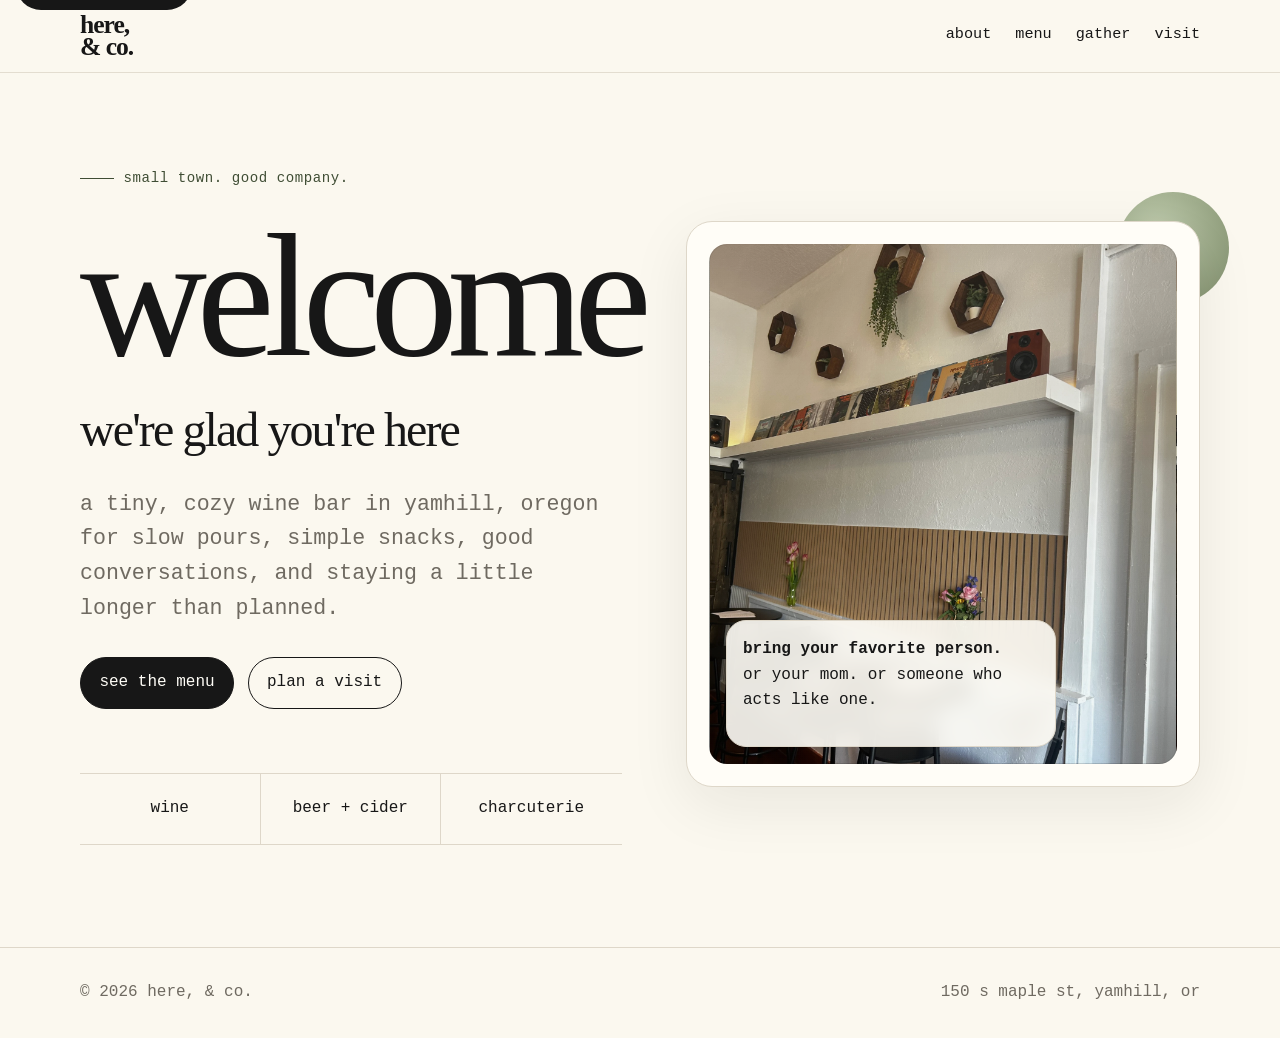
<file: index.html>
<!doctype html>
<html lang="en">
<head>
  <meta charset="utf-8" />
  <meta name="viewport" content="width=device-width, initial-scale=1" />
  <meta name="description" content="here, & co. is a quaint wine bar in yamhill, oregon serving wine, beer, cider, charcuterie boards, and mimosa flights." />
  <title>here, & co. | welcome</title>
  <link rel="stylesheet" href="css/styles.css" />
  <script src="js/main.js" defer></script>
</head>
<body>
  <a class="skip-link" href="#main">skip to content</a>
  <header class="site-header">
    <nav class="nav" aria-label="main navigation">
      <a class="brand logo-text" href="index.html" aria-label="here, and co. home"><span>here,</span><span>&amp; co.</span></a>
      <button class="menu-button" type="button" aria-expanded="false" aria-controls="nav-links">menu</button>
      <div class="nav-links" id="nav-links">
        <a href="about.html">about</a><a href="menu.html">menu</a><a href="gather.html">gather</a><a href="visit.html">visit</a>
      </div>
    </nav>
  </header>
  <main id="main">
    <section class="hero" aria-labelledby="hero-title">
      <div class="container hero-grid">
        <div>
          <p class="eyebrow">small town. good company.</p>
          <h1 id="hero-title">welcome</h1>
          <p class="subtitle">we're glad you're here</p>
          <p class="lead">a tiny, cozy wine bar in yamhill, oregon for slow pours, simple snacks, good conversations, and staying a little longer than planned.</p>
          <div class="hero-actions"><a class="button primary" href="menu.html">see the menu</a><a class="button secondary" href="visit.html">plan a visit</a></div>
          <div class="mini-menu" aria-label="highlights"><div>wine</div><div>beer + cider</div><div>charcuterie</div></div>
        </div>
        <div class="hero-card" aria-label="interior photo area"><span class="plant-dot" aria-hidden="true"></span><div class="photo-collage"><div class="photo-note"><strong>bring your favorite person.</strong><p>or your mom. or someone who acts like one.</p></div></div></div>
      </div>
    </section>
  </main>
  <footer class="footer"><div class="container"><span>© <span id="year"></span> here, & co.</span><span>150 s maple st, yamhill, or</span></div></footer>
</body>
</html>
</file>
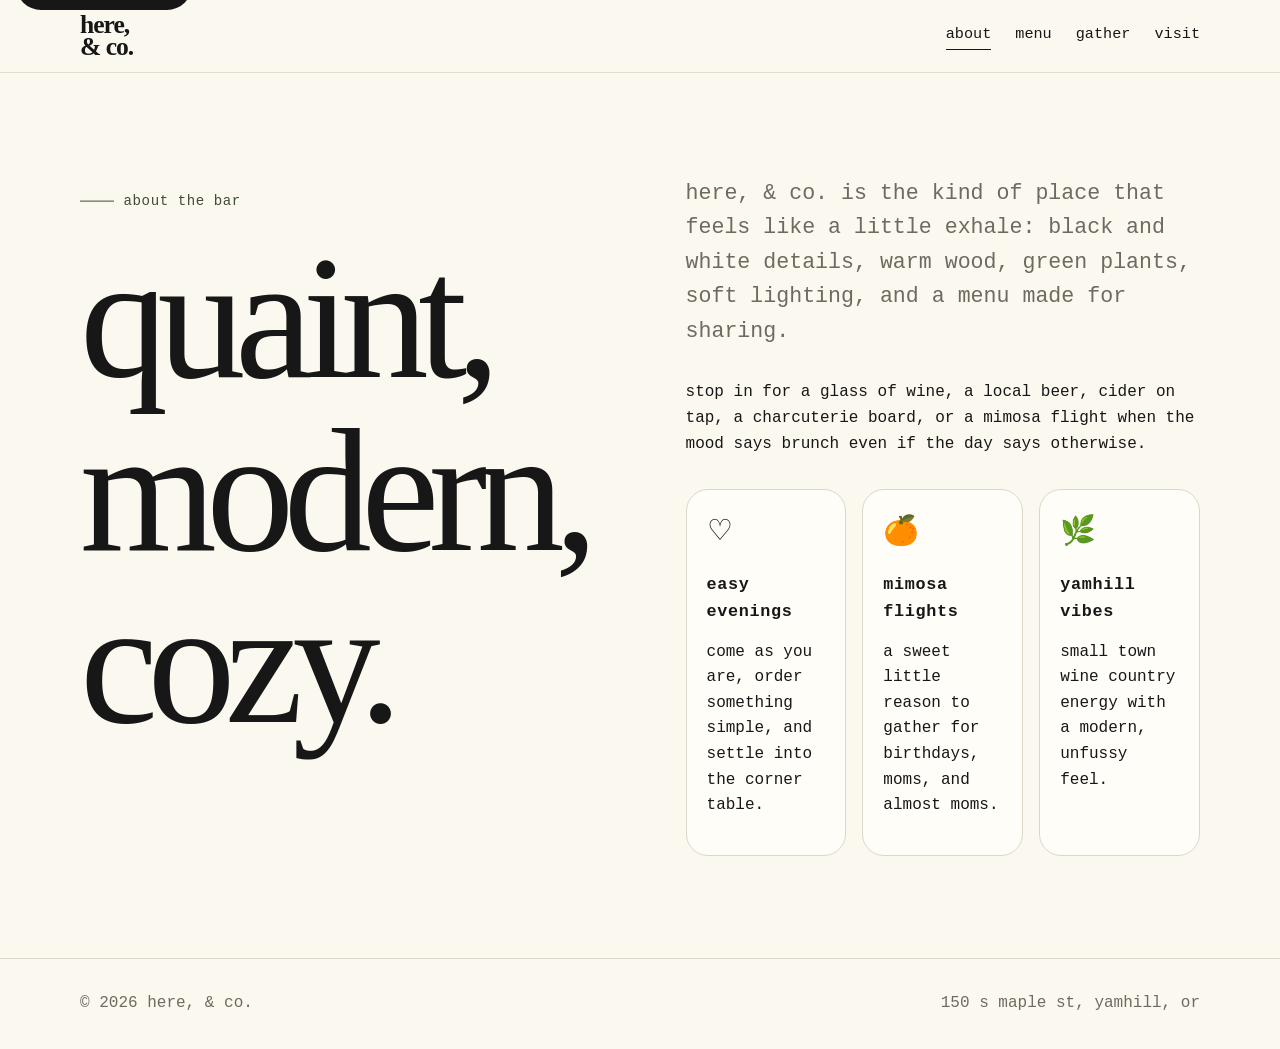
<file: about.html>
<!doctype html>
<html lang="en">
<head><meta charset="utf-8" /><meta name="viewport" content="width=device-width, initial-scale=1" /><meta name="description" content="about here, & co., a cozy wine bar in yamhill, oregon." /><title>here, & co. | about</title><link rel="stylesheet" href="css/styles.css" /><script src="js/main.js" defer></script></head>
<body>
  <a class="skip-link" href="#main">skip to content</a>
  <header class="site-header"><nav class="nav" aria-label="main navigation"><a class="brand logo-text" href="index.html" aria-label="here, and co. home"><span>here,</span><span>&amp; co.</span></a><button class="menu-button" type="button" aria-expanded="false" aria-controls="nav-links">menu</button><div class="nav-links" id="nav-links"><a href="about.html" aria-current="page">about</a><a href="menu.html">menu</a><a href="gather.html">gather</a><a href="visit.html">visit</a></div></nav></header>
  <main id="main"><section><div class="container split"><div class="section-intro"><p class="eyebrow">about the bar</p><h1>quaint, modern, cozy.</h1></div><div><p class="lead">here, & co. is the kind of place that feels like a little exhale: black and white details, warm wood, green plants, soft lighting, and a menu made for sharing.</p><p>stop in for a glass of wine, a local beer, cider on tap, a charcuterie board, or a mimosa flight when the mood says brunch even if the day says otherwise.</p><div class="feature-grid"><article class="feature-card"><div class="icon" aria-hidden="true">♡</div><h3>easy evenings</h3><p>come as you are, order something simple, and settle into the corner table.</p></article><article class="feature-card"><div class="icon" aria-hidden="true">🍊</div><h3>mimosa flights</h3><p>a sweet little reason to gather for birthdays, moms, and almost moms.</p></article><article class="feature-card"><div class="icon" aria-hidden="true">🌿</div><h3>yamhill vibes</h3><p>small town wine country energy with a modern, unfussy feel.</p></article></div></div></div></section></main>
  <footer class="footer"><div class="container"><span>© <span id="year"></span> here, & co.</span><span>150 s maple st, yamhill, or</span></div></footer>
</body></html>
</file>
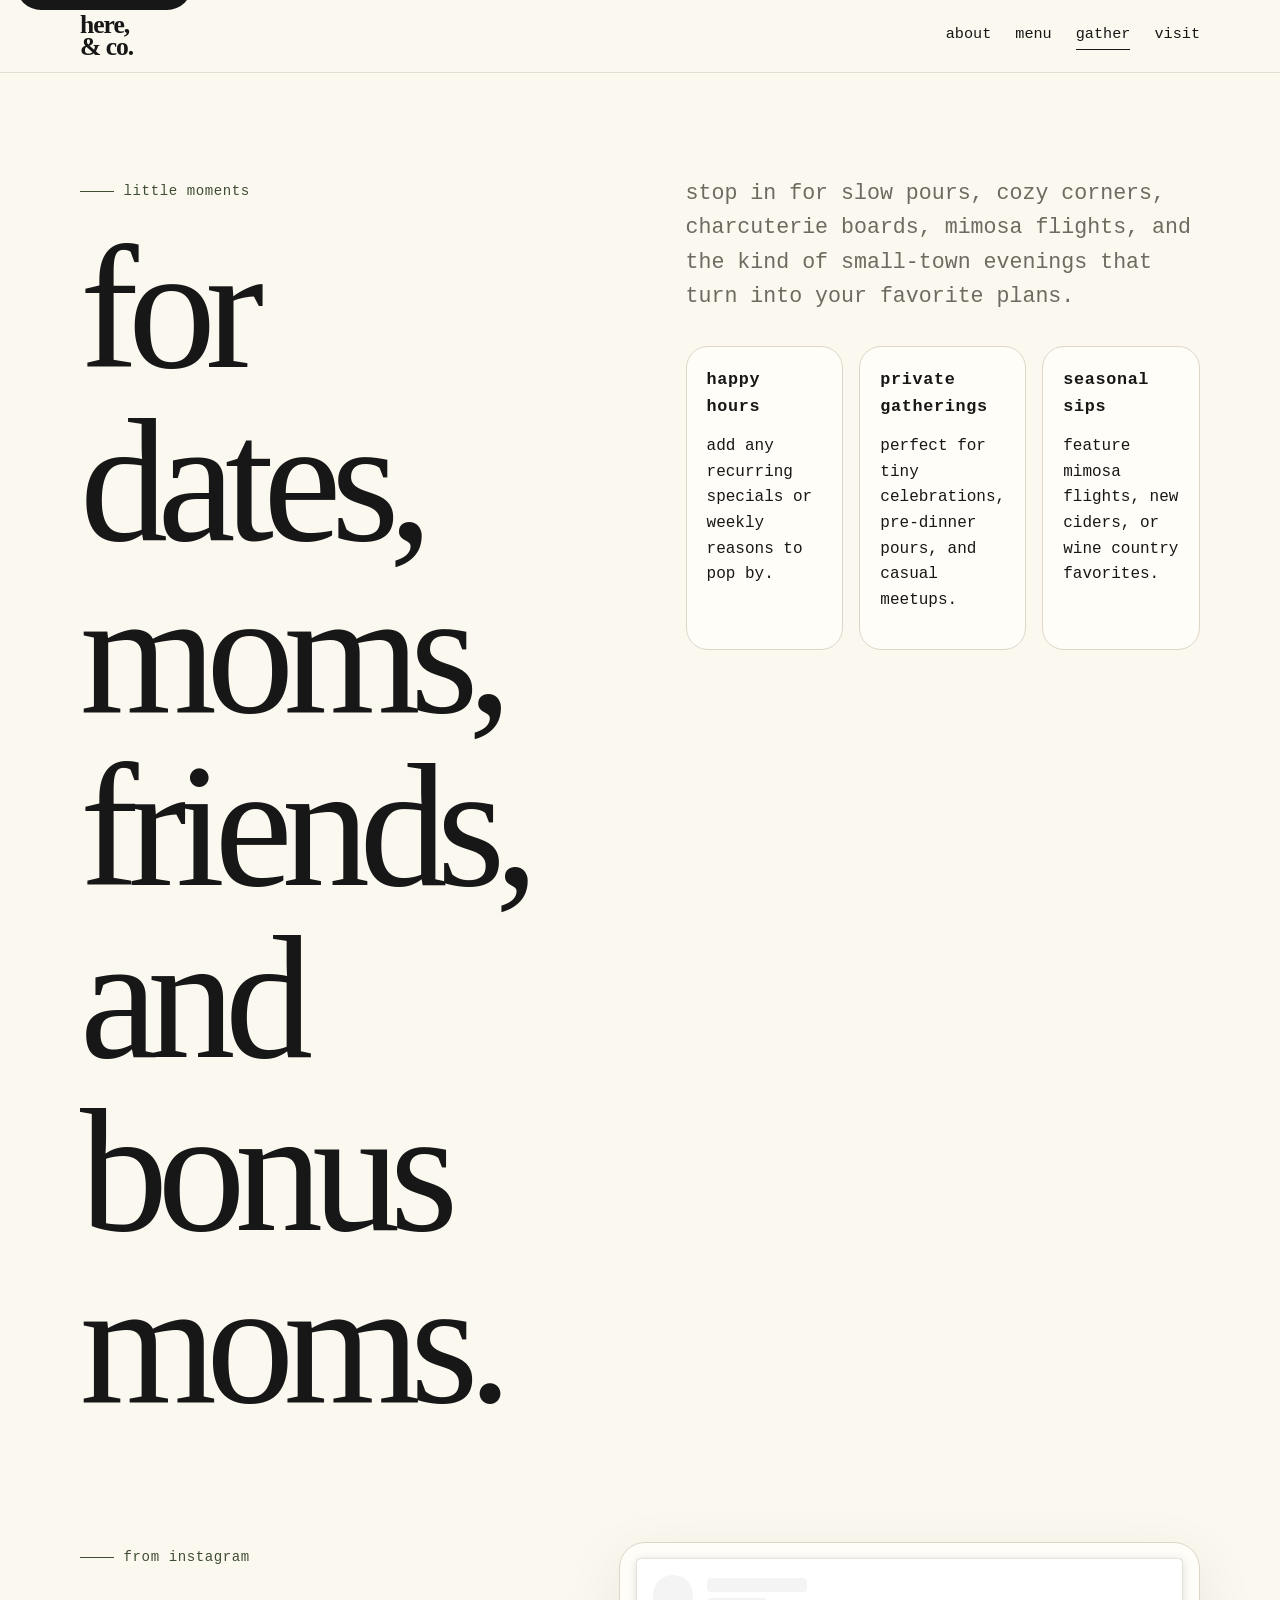
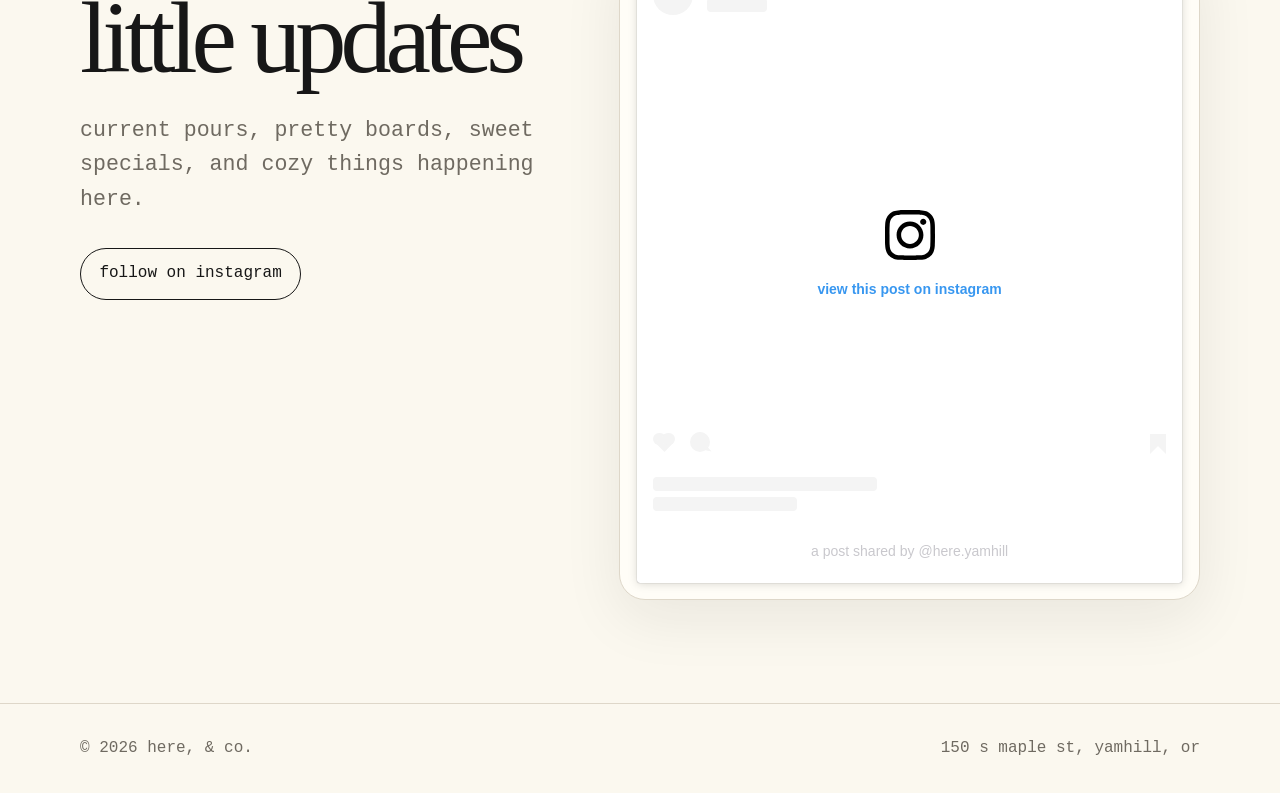
<file: gather.html>
<!doctype html>
<html lang="en">
<head>
  <meta charset="utf-8" />
  <meta name="viewport" content="width=device-width, initial-scale=1" />
  <meta name="description" content="gather at here, & co. in yamhill, oregon for wine, beer, cider, charcuterie, mimosa flights, and cozy little moments." />
  <title>here, & co. | gather</title>
  <link rel="stylesheet" href="css/styles.css" />
  <script src="js/main.js" defer></script>
</head>

<body>
  <a class="skip-link" href="#main">skip to content</a>

  <header class="site-header">
    <nav class="nav" aria-label="main navigation">
      <a class="brand logo-text" href="index.html" aria-label="here, and co. home">
        <span>here,</span>
        <span>&amp; co.</span>
      </a>

      <button class="menu-button" type="button" aria-expanded="false" aria-controls="nav-links">
        menu
      </button>

      <div class="nav-links" id="nav-links">
        <a href="about.html">about</a>
        <a href="menu.html">menu</a>
        <a href="gather.html" aria-current="page">gather</a>
        <a href="visit.html">visit</a>
      </div>
    </nav>
  </header>

  <main id="main">
    <section aria-labelledby="gather-title">
      <div class="container split">
        <div class="section-intro">
          <p class="eyebrow">little moments</p>
          <h1 id="gather-title">for dates, moms, friends, and bonus moms.</h1>
        </div>

        <div>
          <p class="lead">
            stop in for slow pours, cozy corners, charcuterie boards, mimosa flights,
            and the kind of small-town evenings that turn into your favorite plans.
          </p>

          <div class="feature-grid">
            <article class="feature-card">
              <h3>happy hours</h3>
              <p>add any recurring specials or weekly reasons to pop by.</p>
            </article>

            <article class="feature-card">
              <h3>private gatherings</h3>
              <p>perfect for tiny celebrations, pre-dinner pours, and casual meetups.</p>
            </article>

            <article class="feature-card">
              <h3>seasonal sips</h3>
              <p>feature mimosa flights, new ciders, or wine country favorites.</p>
            </article>
          </div>
        </div>
      </div>
    </section>

    <section class="social-section" aria-labelledby="social-title">
      <div class="container social-grid">
        <div>
          <p class="eyebrow">from instagram</p>
          <h2 id="social-title">little updates</h2>
          <p class="lead">
            current pours, pretty boards, sweet specials, and cozy things happening here.
          </p>

          <a
            class="button secondary"
            href="https://www.instagram.com/here.yamhill/"
            target="_blank"
            rel="noreferrer"
          >
            follow on instagram
          </a>
        </div>

        <div class="embed-card instagram-card" aria-label="instagram post">
          <blockquote class="instagram-media" data-instgrm-captioned data-instgrm-permalink="https://www.instagram.com/p/DX9rC7VFCbd/?utm_source=ig_embed&amp;utm_campaign=loading" data-instgrm-version="14" style=" background:#FFF; border:0; border-radius:3px; box-shadow:0 0 1px 0 rgba(0,0,0,0.5),0 1px 10px 0 rgba(0,0,0,0.15); margin: 1px; max-width:540px; min-width:326px; padding:0; width:99.375%; width:-webkit-calc(100% - 2px); width:calc(100% - 2px);"><div style="padding:16px;"> <a href="https://www.instagram.com/p/DX9rC7VFCbd/?utm_source=ig_embed&amp;utm_campaign=loading" style=" background:#FFFFFF; line-height:0; padding:0 0; text-align:center; text-decoration:none; width:100%;" target="_blank"> <div style=" display: flex; flex-direction: row; align-items: center;"> <div style="background-color: #F4F4F4; border-radius: 50%; flex-grow: 0; height: 40px; margin-right: 14px; width: 40px;"></div> <div style="display: flex; flex-direction: column; flex-grow: 1; justify-content: center;"> <div style=" background-color: #F4F4F4; border-radius: 4px; flex-grow: 0; height: 14px; margin-bottom: 6px; width: 100px;"></div> <div style=" background-color: #F4F4F4; border-radius: 4px; flex-grow: 0; height: 14px; width: 60px;"></div></div></div><div style="padding: 19% 0;"></div> <div style="display:block; height:50px; margin:0 auto 12px; width:50px;"><svg width="50px" height="50px" viewBox="0 0 60 60" version="1.1" xmlns="https://www.w3.org/2000/svg" xmlns:xlink="https://www.w3.org/1999/xlink"><g stroke="none" stroke-width="1" fill="none" fill-rule="evenodd"><g transform="translate(-511.000000, -20.000000)" fill="#000000"><g><path d="M556.869,30.41 C554.814,30.41 553.148,32.076 553.148,34.131 C553.148,36.186 554.814,37.852 556.869,37.852 C558.924,37.852 560.59,36.186 560.59,34.131 C560.59,32.076 558.924,30.41 556.869,30.41 M541,60.657 C535.114,60.657 530.342,55.887 530.342,50 C530.342,44.114 535.114,39.342 541,39.342 C546.887,39.342 551.658,44.114 551.658,50 C551.658,55.887 546.887,60.657 541,60.657 M541,33.886 C532.1,33.886 524.886,41.1 524.886,50 C524.886,58.899 532.1,66.113 541,66.113 C549.9,66.113 557.115,58.899 557.115,50 C557.115,41.1 549.9,33.886 541,33.886 M565.378,62.101 C565.244,65.022 564.756,66.606 564.346,67.663 C563.803,69.06 563.154,70.057 562.106,71.106 C561.058,72.155 560.06,72.803 558.662,73.347 C557.607,73.757 556.021,74.244 553.102,74.378 C549.944,74.521 548.997,74.552 541,74.552 C533.003,74.552 532.056,74.521 528.898,74.378 C525.979,74.244 524.393,73.757 523.338,73.347 C521.94,72.803 520.942,72.155 519.894,71.106 C518.846,70.057 518.197,69.06 517.654,67.663 C517.244,66.606 516.755,65.022 516.623,62.101 C516.479,58.943 516.448,57.996 516.448,50 C516.448,42.003 516.479,41.056 516.623,37.899 C516.755,34.978 517.244,33.391 517.654,32.338 C518.197,30.938 518.846,29.942 519.894,28.894 C520.942,27.846 521.94,27.196 523.338,26.654 C524.393,26.244 525.979,25.756 528.898,25.623 C532.057,25.479 533.004,25.448 541,25.448 C548.997,25.448 549.943,25.479 553.102,25.623 C556.021,25.756 557.607,26.244 558.662,26.654 C560.06,27.196 561.058,27.846 562.106,28.894 C563.154,29.942 563.803,30.938 564.346,32.338 C564.756,33.391 565.244,34.978 565.378,37.899 C565.522,41.056 565.552,42.003 565.552,50 C565.552,57.996 565.522,58.943 565.378,62.101 M570.82,37.631 C570.674,34.438 570.167,32.258 569.425,30.349 C568.659,28.377 567.633,26.702 565.965,25.035 C564.297,23.368 562.623,22.342 560.652,21.575 C558.743,20.834 556.562,20.326 553.369,20.18 C550.169,20.033 549.148,20 541,20 C532.853,20 531.831,20.033 528.631,20.18 C525.438,20.326 523.257,20.834 521.349,21.575 C519.376,22.342 517.703,23.368 516.035,25.035 C514.368,26.702 513.342,28.377 512.574,30.349 C511.834,32.258 511.326,34.438 511.181,37.631 C511.035,40.831 511,41.851 511,50 C511,58.147 511.035,59.17 511.181,62.369 C511.326,65.562 511.834,67.743 512.574,69.651 C513.342,71.625 514.368,73.296 516.035,74.965 C517.703,76.634 519.376,77.658 521.349,78.425 C523.257,79.167 525.438,79.673 528.631,79.82 C531.831,79.965 532.853,80.001 541,80.001 C549.148,80.001 550.169,79.965 553.369,79.82 C556.562,79.673 558.743,79.167 560.652,78.425 C562.623,77.658 564.297,76.634 565.965,74.965 C567.633,73.296 568.659,71.625 569.425,69.651 C570.167,67.743 570.674,65.562 570.82,62.369 C570.966,59.17 571,58.147 571,50 C571,41.851 570.966,40.831 570.82,37.631"></path></g></g></g></svg></div><div style="padding-top: 8px;"> <div style=" color:#3897f0; font-family:Arial,sans-serif; font-size:14px; font-style:normal; font-weight:550; line-height:18px;">View this post on Instagram</div></div><div style="padding: 12.5% 0;"></div> <div style="display: flex; flex-direction: row; margin-bottom: 14px; align-items: center;"><div> <div style="background-color: #F4F4F4; border-radius: 50%; height: 12.5px; width: 12.5px; transform: translateX(0px) translateY(7px);"></div> <div style="background-color: #F4F4F4; height: 12.5px; transform: rotate(-45deg) translateX(3px) translateY(1px); width: 12.5px; flex-grow: 0; margin-right: 14px; margin-left: 2px;"></div> <div style="background-color: #F4F4F4; border-radius: 50%; height: 12.5px; width: 12.5px; transform: translateX(9px) translateY(-18px);"></div></div><div style="margin-left: 8px;"> <div style=" background-color: #F4F4F4; border-radius: 50%; flex-grow: 0; height: 20px; width: 20px;"></div> <div style=" width: 0; height: 0; border-top: 2px solid transparent; border-left: 6px solid #f4f4f4; border-bottom: 2px solid transparent; transform: translateX(16px) translateY(-4px) rotate(30deg)"></div></div><div style="margin-left: auto;"> <div style=" width: 0px; border-top: 8px solid #F4F4F4; border-right: 8px solid transparent; transform: translateY(16px);"></div> <div style=" background-color: #F4F4F4; flex-grow: 0; height: 12px; width: 16px; transform: translateY(-4px);"></div> <div style=" width: 0; height: 0; border-top: 8px solid #F4F4F4; border-left: 8px solid transparent; transform: translateY(-4px) translateX(8px);"></div></div></div> <div style="display: flex; flex-direction: column; flex-grow: 1; justify-content: center; margin-bottom: 24px;"> <div style=" background-color: #F4F4F4; border-radius: 4px; flex-grow: 0; height: 14px; margin-bottom: 6px; width: 224px;"></div> <div style=" background-color: #F4F4F4; border-radius: 4px; flex-grow: 0; height: 14px; width: 144px;"></div></div></a><p style=" color:#c9c8cd; font-family:Arial,sans-serif; font-size:14px; line-height:17px; margin-bottom:0; margin-top:8px; overflow:hidden; padding:8px 0 7px; text-align:center; text-overflow:ellipsis; white-space:nowrap;"><a href="https://www.instagram.com/p/DX9rC7VFCbd/?utm_source=ig_embed&amp;utm_campaign=loading" style=" color:#c9c8cd; font-family:Arial,sans-serif; font-size:14px; font-style:normal; font-weight:normal; line-height:17px; text-decoration:none;" target="_blank">A post shared by @here.yamhill</a></p></div></blockquote>
<script async src="//www.instagram.com/embed.js"></script>
        </div>
      </div>
    </section>
  </main>

  <footer class="footer">
    <div class="container">
      <span>© <span id="year"></span> here, & co.</span>
      <span>150 s maple st, yamhill, or</span>
    </div>
  </footer>
</body>
</html>
</file>
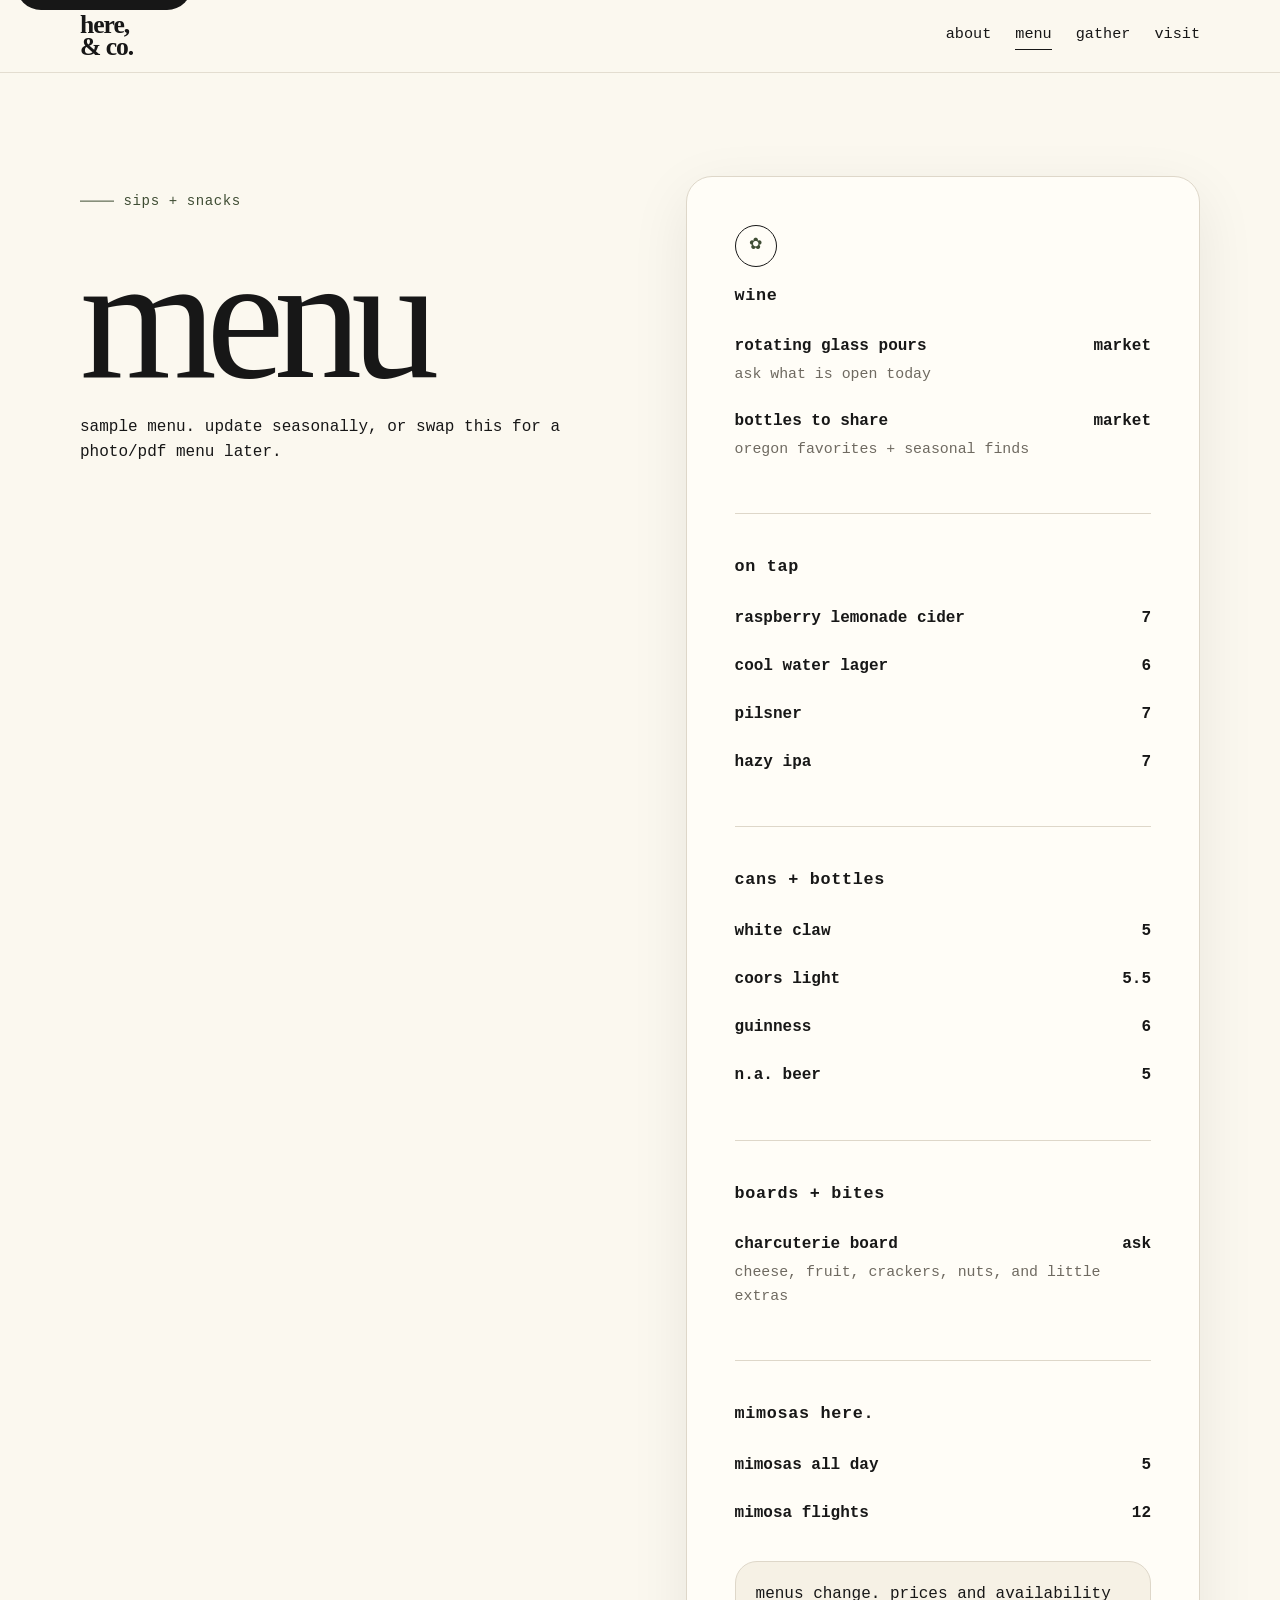
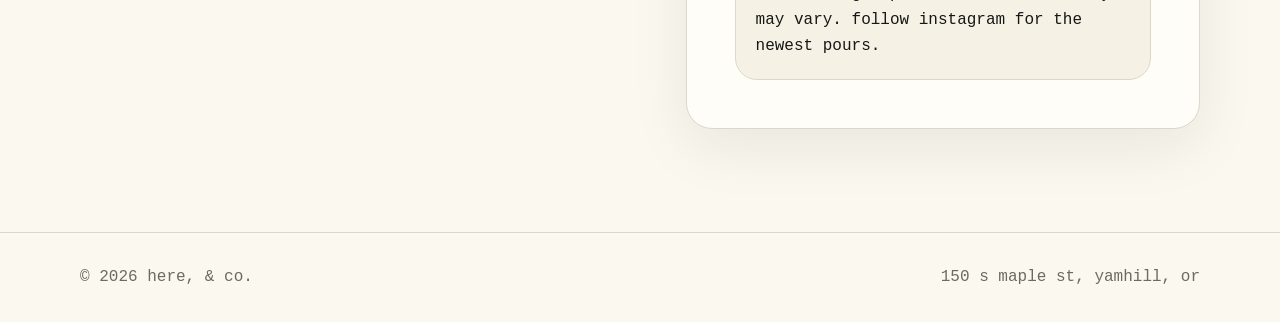
<file: menu.html>
<!doctype html>
<html lang="en">
<head><meta charset="utf-8" /><meta name="viewport" content="width=device-width, initial-scale=1" /><meta name="description" content="menu for here, & co. in yamhill, oregon." /><title>here, & co. | menu</title><link rel="stylesheet" href="css/styles.css" /><script src="js/main.js" defer></script></head>
<body>
  <a class="skip-link" href="#main">skip to content</a>
  <header class="site-header"><nav class="nav" aria-label="main navigation"><a class="brand logo-text" href="index.html" aria-label="here, and co. home"><span>here,</span><span>&amp; co.</span></a><button class="menu-button" type="button" aria-expanded="false" aria-controls="nav-links">menu</button><div class="nav-links" id="nav-links"><a href="about.html">about</a><a href="menu.html" aria-current="page">menu</a><a href="gather.html">gather</a><a href="visit.html">visit</a></div></nav></header>
  <main id="main"><section><div class="container split"><div class="section-intro"><p class="eyebrow">sips + snacks</p><h1>menu</h1><p>sample menu. update seasonally, or swap this for a photo/pdf menu later.</p></div><div class="menu-board"><div class="flower" aria-hidden="true">✿</div><article class="menu-group"><h3>wine</h3><div class="menu-item"><div><strong>rotating glass pours</strong><p>ask what is open today</p></div><span class="price">market</span></div><div class="menu-item"><div><strong>bottles to share</strong><p>oregon favorites + seasonal finds</p></div><span class="price">market</span></div></article><article class="menu-group"><h3>on tap</h3><div class="menu-item"><strong>raspberry lemonade cider</strong><span class="price">7</span></div><div class="menu-item"><strong>cool water lager</strong><span class="price">6</span></div><div class="menu-item"><strong>pilsner</strong><span class="price">7</span></div><div class="menu-item"><strong>hazy ipa</strong><span class="price">7</span></div></article><article class="menu-group"><h3>cans + bottles</h3><div class="menu-item"><strong>white claw</strong><span class="price">5</span></div><div class="menu-item"><strong>coors light</strong><span class="price">5.5</span></div><div class="menu-item"><strong>guinness</strong><span class="price">6</span></div><div class="menu-item"><strong>n.a. beer</strong><span class="price">5</span></div></article><article class="menu-group"><h3>boards + bites</h3><div class="menu-item"><div><strong>charcuterie board</strong><p>cheese, fruit, crackers, nuts, and little extras</p></div><span class="price">ask</span></div></article><article class="menu-group"><h3>mimosas here.</h3><div class="menu-item"><strong>mimosas all day</strong><span class="price">5</span></div><div class="menu-item"><strong>mimosa flights</strong><span class="price">12</span></div></article><div class="note-card">menus change. prices and availability may vary. follow instagram for the newest pours.</div></div></div></section></main>
  <footer class="footer"><div class="container"><span>© <span id="year"></span> here, & co.</span><span>150 s maple st, yamhill, or</span></div></footer>
</body></html>
</file>
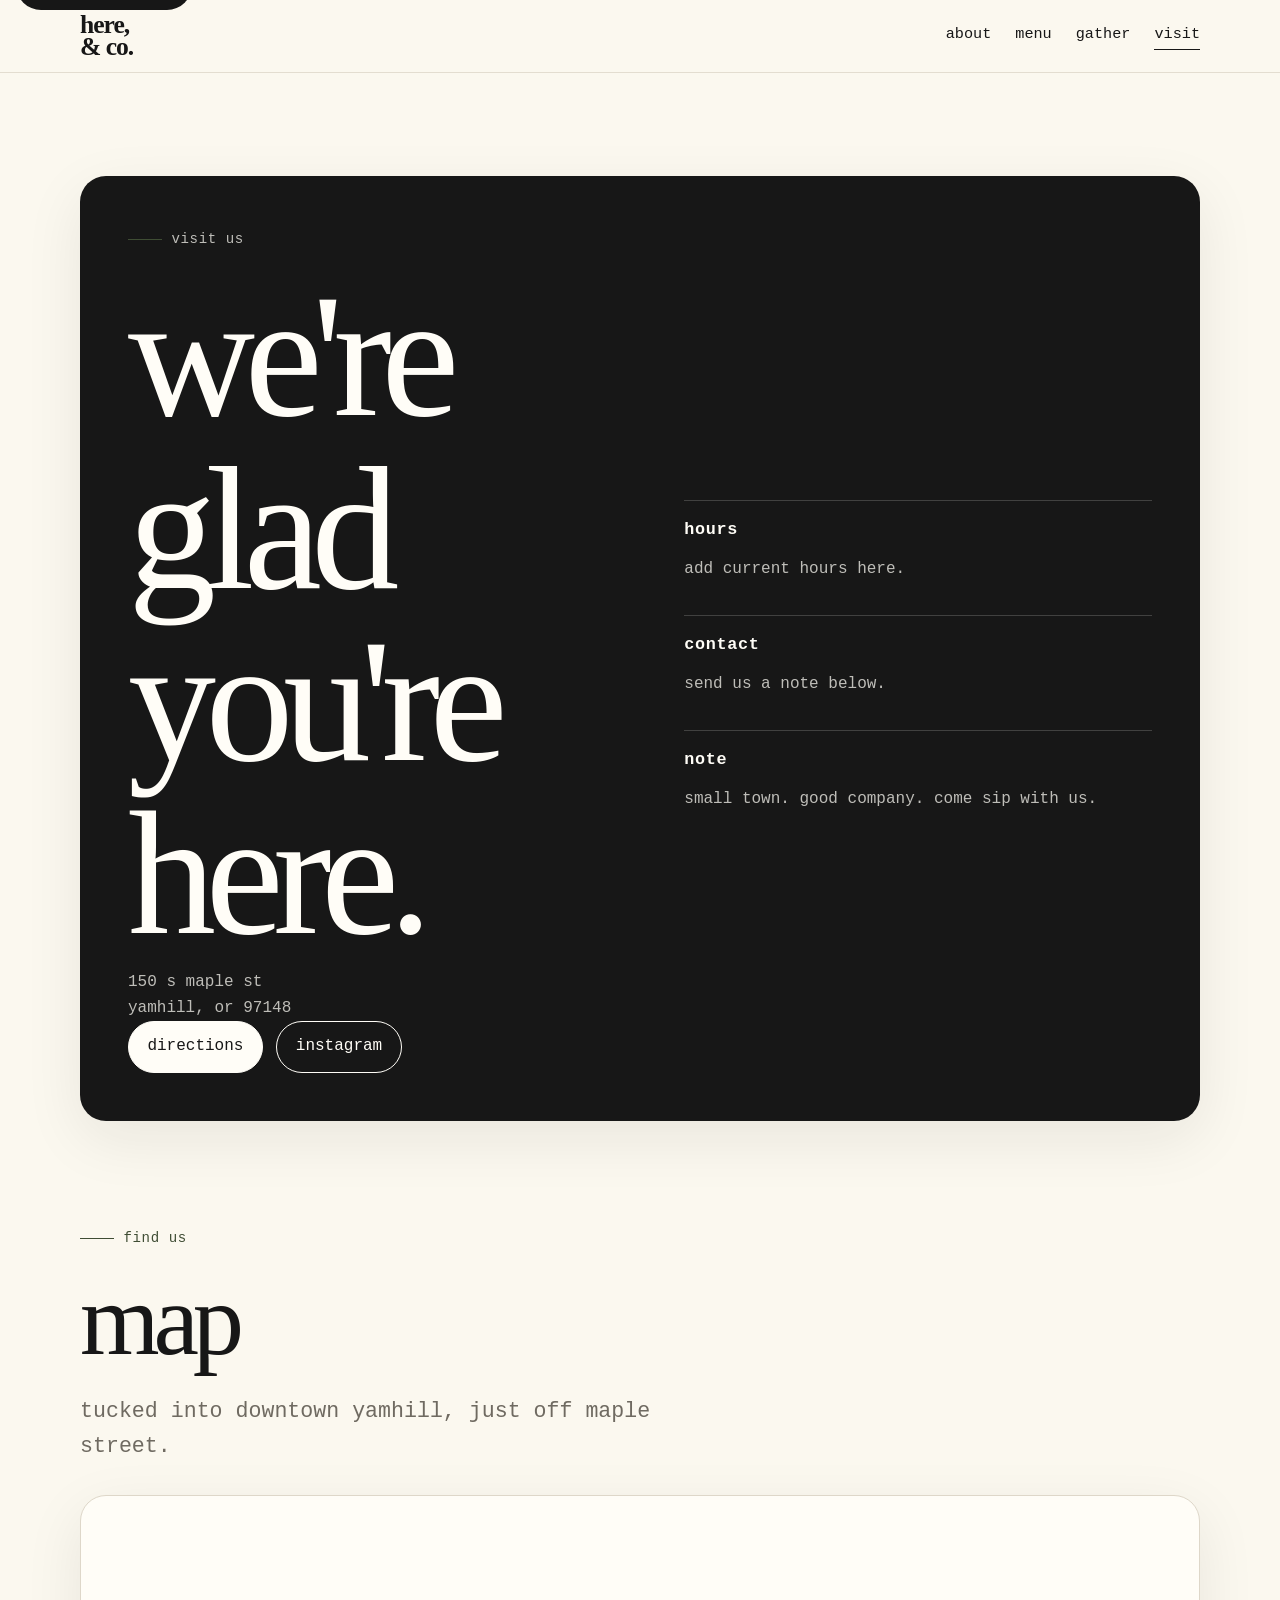
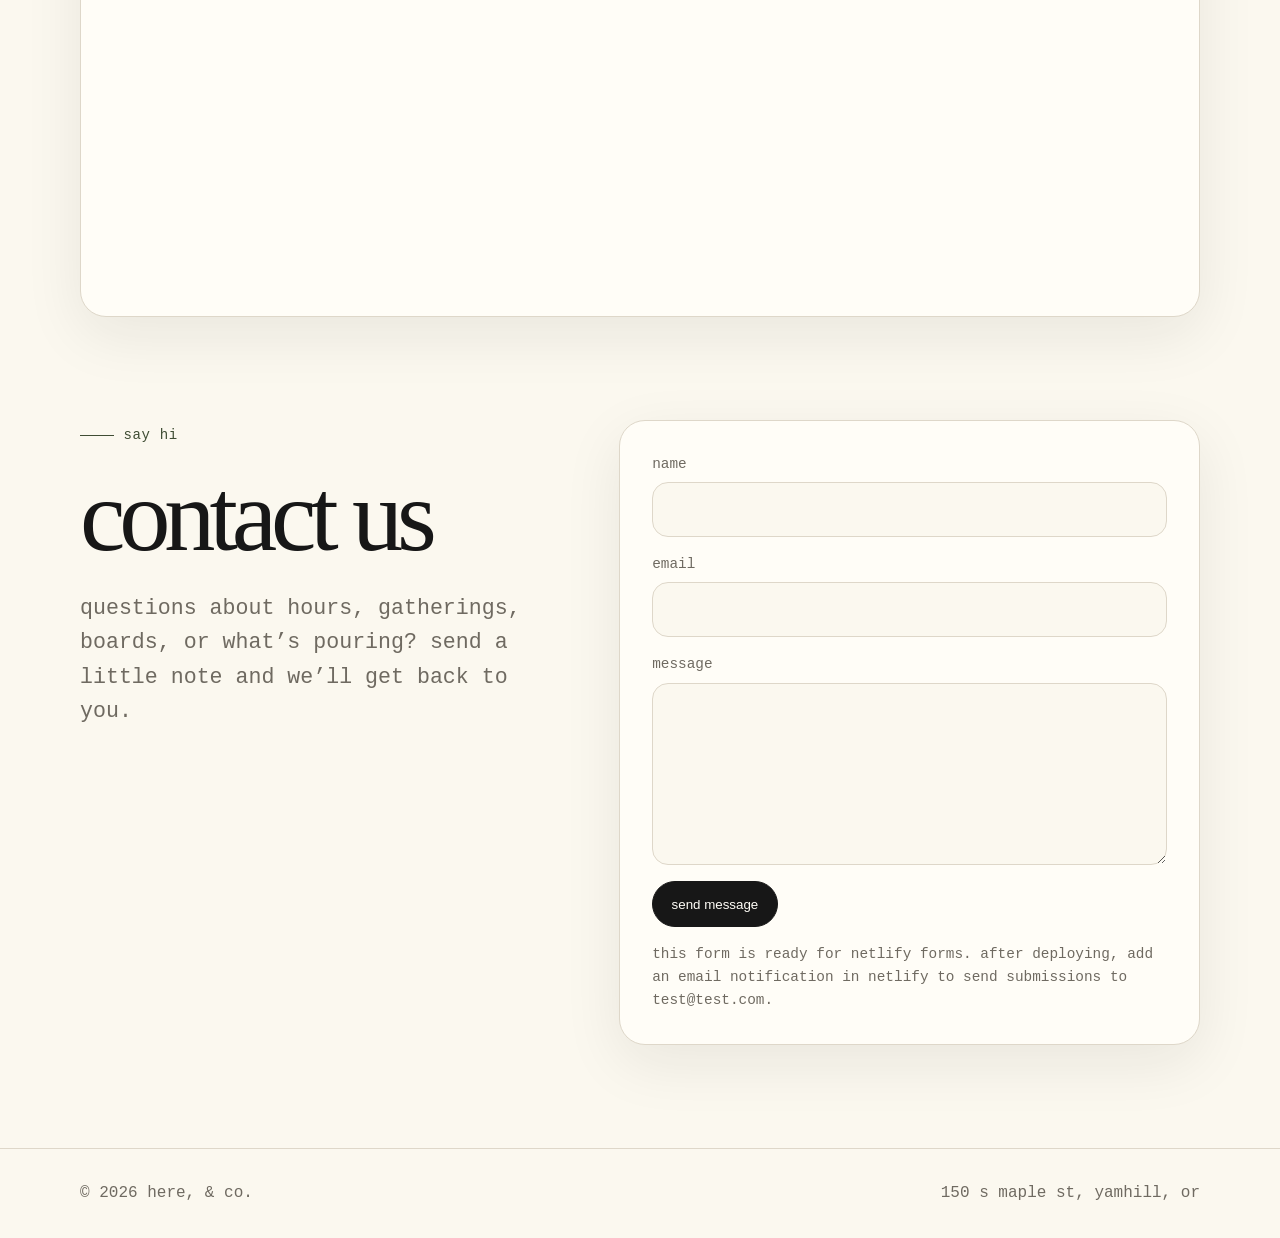
<file: visit.html>
<!doctype html>
<html lang="en">
<head>
  <meta charset="utf-8" />
  <meta name="viewport" content="width=device-width, initial-scale=1" />
  <meta name="description" content="visit or contact here, & co. at 150 s maple st in yamhill, oregon." />
  <title>here, & co. | visit</title>
  <link rel="stylesheet" href="css/styles.css" />
  <script src="js/main.js" defer></script>
</head>

<body>
  <a class="skip-link" href="#main">skip to content</a>

  <header class="site-header">
    <nav class="nav" aria-label="main navigation">
      <a class="brand logo-text" href="index.html" aria-label="here, and co. home">
        <span>here,</span>
        <span>&amp; co.</span>
      </a>

      <button class="menu-button" type="button" aria-expanded="false" aria-controls="nav-links">
        menu
      </button>

      <div class="nav-links" id="nav-links">
        <a href="about.html">about</a>
        <a href="menu.html">menu</a>
        <a href="gather.html">gather</a>
        <a href="visit.html" aria-current="page">visit</a>
      </div>
    </nav>
  </header>

  <main id="main">
    <section>
      <div class="container visit-card">
        <div>
          <p class="eyebrow">visit us</p>
          <h1>we're glad you're here.</h1>

          <address>
            150 s maple st<br />
            yamhill, or 97148
          </address>

          <div class="hero-actions">
            <a
              class="button primary"
              href="https://www.google.com/maps/search/?api=1&query=150%20S%20Maple%20St%2C%20Yamhill%2C%20OR%2097148"
              target="_blank"
              rel="noreferrer"
            >
              directions
            </a>

            <a
              class="button secondary"
              href="https://www.instagram.com/here.yamhill/"
              target="_blank"
              rel="noreferrer"
            >
              instagram
            </a>
          </div>
        </div>

        <div class="visit-list" aria-label="contact details">
          <div>
            <h3>hours</h3>
            <p>add current hours here.</p>
          </div>

          <div>
            <h3>contact</h3>
            <p>send us a note below.</p>
          </div>

          <div>
            <h3>note</h3>
            <p>small town. good company. come sip with us.</p>
          </div>
        </div>
      </div>
    </section>

    <section class="map-section" aria-labelledby="map-title">
      <div class="container">
        <div class="section-heading">
          <p class="eyebrow">find us</p>
          <h2 id="map-title">map</h2>
          <p class="lead">
            tucked into downtown yamhill, just off maple street.
          </p>
        </div>

        <div class="embed-card map-card">
          <iframe
            title="map to here, & co. in yamhill, oregon"
            src="https://www.google.com/maps?q=150%20S%20Maple%20St%2C%20Yamhill%2C%20OR%2097148&output=embed"
            width="100%"
            height="420"
            style="border:0;"
            allowfullscreen=""
            loading="lazy"
            referrerpolicy="no-referrer-when-downgrade">
          </iframe>
        </div>
      </div>
    </section>

    <section class="contact-section" aria-labelledby="contact-title">
      <div class="container contact-grid">
        <div>
          <p class="eyebrow">say hi</p>
          <h2 id="contact-title">contact us</h2>
          <p class="lead">
            questions about hours, gatherings, boards, or what’s pouring?
            send a little note and we’ll get back to you.
          </p>
        </div>

        <form
          class="contact-form"
          name="contact"
          method="POST"
          data-netlify="true"
          netlify-honeypot="bot-field"
        >
          <input type="hidden" name="form-name" value="contact" />

          <p class="hidden">
            <label>
              don’t fill this out if you’re human:
              <input name="bot-field" />
            </label>
          </p>

          <div class="form-row">
            <label for="name">name</label>
            <input id="name" name="name" type="text" autocomplete="name" required />
          </div>

          <div class="form-row">
            <label for="email">email</label>
            <input id="email" name="email" type="email" autocomplete="email" required />
          </div>

          <div class="form-row">
            <label for="message">message</label>
            <textarea id="message" name="message" rows="6" required></textarea>
          </div>

          <button class="button primary" type="submit">send message</button>

          <p class="form-note">
            this form is ready for netlify forms. after deploying, add an email notification in netlify to send submissions to test@test.com.
          </p>
        </form>
      </div>
    </section>
  </main>

  <footer class="footer">
    <div class="container">
      <span>© <span id="year"></span> here, & co.</span>
      <span>150 s maple st, yamhill, or</span>
    </div>
  </footer>
</body>
</html>
</file>
<file: css/styles.css>
:root {
  --cream: #fbf8ef;
  --paper: #fffdf7;
  --ink: #171717;
  --muted: #6f6a61;
  --line: #ded7c9;
  --plant: #6f7f5a;
  --plant-dark: #3f4d34;
  --wood: #b08a61;
  --shadow: 0 18px 60px rgba(23, 23, 23, 0.08);
  --radius: 26px;
}

* {
  box-sizing: border-box;
}

html {
  scroll-behavior: smooth;
}

body {
  margin: 0;
  background: var(--cream);
  color: var(--ink);
  font-family: "Courier New", Courier, monospace;
  line-height: 1.6;
  text-transform: lowercase;
}

img {
  max-width: 100%;
  display: block;
}

a {
  color: inherit;
  text-decoration: none;
}

.skip-link {
  position: absolute;
  top: -40px;
  left: 1rem;
  background: var(--ink);
  color: var(--paper);
  padding: 0.75rem 1rem;
  z-index: 100;
  border-radius: 999px;
}

.skip-link:focus {
  top: 1rem;
}

.site-header {
  position: sticky;
  top: 0;
  z-index: 50;
  background: rgba(251, 248, 239, 0.9);
  backdrop-filter: blur(14px);
  border-bottom: 1px solid rgba(222, 215, 201, 0.8);
}

.nav {
  width: min(1120px, calc(100% - 2rem));
  margin: 0 auto;
  display: flex;
  align-items: center;
  justify-content: space-between;
  gap: 1rem;
  padding: 0.9rem 0;
}

.logo-text {
  display: inline-flex;
  flex-direction: column;
  align-items: flex-start;
  font-family: Georgia, "Times New Roman", serif;
  font-size: clamp(1.45rem, 2vw, 2rem);
  font-weight: 700;
  line-height: 0.85;
  letter-spacing: -0.04em;
}

.nav-links {
  display: flex;
  align-items: center;
  gap: clamp(0.75rem, 2vw, 1.5rem);
  font-size: 0.95rem;
}

.nav-links a {
  border-bottom: 1px solid transparent;
  padding-bottom: 0.15rem;
}

.nav-links a:hover,
.nav-links a:focus-visible,
.nav-links a[aria-current="page"] {
  border-color: var(--ink);
}

.menu-button {
  display: none;
  border: 1px solid var(--ink);
  background: transparent;
  border-radius: 999px;
  padding: 0.5rem 0.85rem;
  font: inherit;
  color: inherit;
  cursor: pointer;
}

main {
  overflow: hidden;
}

section {
  padding: clamp(4rem, 8vw, 7rem) 0;
}

.container {
  width: min(1120px, calc(100% - 2rem));
  margin: 0 auto;
}

.hero {
  min-height: calc(100svh - 78px);
  display: grid;
  align-items: center;
  padding-top: clamp(3rem, 7vw, 7rem);
}

.hero-grid,
.split,
.visit-card {
  display: grid;
  grid-template-columns: minmax(0, 1fr) minmax(300px, 0.95fr);
  gap: clamp(2rem, 5vw, 5rem);
  align-items: center;
}

.split {
  align-items: start;
}

.eyebrow {
  display: inline-flex;
  align-items: center;
  gap: 0.6rem;
  color: var(--plant-dark);
  font-size: 0.88rem;
  letter-spacing: 0.04em;
  margin: 0 0 1.25rem;
}

.eyebrow::before {
  content: "";
  width: 34px;
  height: 1px;
  background: var(--plant-dark);
}

h1,
h2,
h3,
p {
  margin-top: 0;
}

h1,
h2 {
  font-family: Georgia, "Times New Roman", serif;
  font-weight: 400;
  line-height: 0.98;
  letter-spacing: -0.06em;
}

h1 {
  font-size: clamp(5rem, 15vw, 11rem);
  margin-bottom: 0.6rem;
}

h2 {
  font-size: clamp(3rem, 8vw, 6.6rem);
  margin-bottom: 1.5rem;
}

h3 {
  font-size: 1.05rem;
  letter-spacing: 0.04em;
  margin-bottom: 0.85rem;
}

.subtitle {
  margin-bottom: 1.15rem;
  font-family: Georgia, "Times New Roman", serif;
  font-size: clamp(1.6rem, 4vw, 3rem);
  letter-spacing: -0.04em;
}

.lead {
  max-width: 660px;
  font-size: clamp(1.05rem, 2vw, 1.35rem);
  color: var(--muted);
  margin-bottom: 2rem;
}

.hero-actions {
  display: flex;
  flex-wrap: wrap;
  gap: 0.85rem;
  align-items: center;
}

.button {
  display: inline-flex;
  align-items: center;
  justify-content: center;
  min-height: 46px;
  border-radius: 999px;
  border: 1px solid var(--ink);
  padding: 0.75rem 1.15rem;
  transition: transform 180ms ease, background 180ms ease, color 180ms ease;
  cursor: pointer;
}

.button:hover,
.button:focus-visible {
  transform: translateY(-2px);
}

.button.primary {
  background: var(--ink);
  color: var(--paper);
}

.button.secondary {
  background: transparent;
}

.hero-card,
.menu-board,
.card {
  background: var(--paper);
  border: 1px solid var(--line);
  border-radius: var(--radius);
  box-shadow: var(--shadow);
}

.hero-card {
  position: relative;
  padding: clamp(1rem, 2.5vw, 1.4rem);
}

.photo-collage {
  min-height: 520px;
  border-radius: calc(var(--radius) - 8px);
  background:
    linear-gradient(180deg, rgba(23, 23, 23, 0.1), rgba(23, 23, 23, 0.03)),
    url("../images/interior.png") center/cover;
  border: 1px solid rgba(23, 23, 23, 0.1);
  display: grid;
  align-items: end;
  padding: 1rem;
}

.photo-note {
  background: rgba(255, 253, 247, 0.9);
  border: 1px solid var(--line);
  border-radius: 20px;
  padding: 1rem;
  max-width: 330px;
  backdrop-filter: blur(10px);
}

.plant-dot {
  position: absolute;
  width: 112px;
  height: 112px;
  right: -30px;
  top: -30px;
  border-radius: 50%;
  background: radial-gradient(circle at 35% 35%, #b9c7a6, var(--plant));
  opacity: 0.9;
  z-index: -1;
}

.mini-menu {
  display: grid;
  grid-template-columns: repeat(3, 1fr);
  border-top: 1px solid var(--line);
  border-bottom: 1px solid var(--line);
  margin-top: clamp(2rem, 5vw, 4rem);
}

.mini-menu div {
  padding: 1.4rem 1rem;
  text-align: center;
  border-right: 1px solid var(--line);
}

.mini-menu div:last-child {
  border-right: 0;
}

.section-intro {
  position: sticky;
  top: 112px;
}

.section-heading {
  max-width: 720px;
  margin-bottom: 2rem;
}

.menu-board {
  padding: clamp(1.25rem, 4vw, 3rem);
}

.menu-group + .menu-group {
  margin-top: 2.5rem;
  padding-top: 2.5rem;
  border-top: 1px solid var(--line);
}

.menu-item {
  display: grid;
  grid-template-columns: 1fr auto;
  gap: 1rem;
  align-items: baseline;
  padding: 0.7rem 0;
}

.menu-item p {
  margin: 0.2rem 0 0;
  color: var(--muted);
  font-size: 0.93rem;
}

.price {
  font-weight: 700;
}

.note-card {
  border: 1px solid var(--line);
  background: #f6f1e5;
  border-radius: 22px;
  padding: 1.25rem;
  margin-top: 1.5rem;
}

.feature-grid {
  display: grid;
  grid-template-columns: repeat(3, 1fr);
  gap: 1rem;
  margin-top: 2rem;
}

.feature-card {
  background: var(--paper);
  border: 1px solid var(--line);
  border-radius: 22px;
  padding: 1.25rem;
  min-height: 190px;
}

.feature-card .icon {
  font-size: 1.8rem;
  margin-bottom: 1rem;
}

.card {
  padding: clamp(1.25rem, 4vw, 2rem);
}

.visit-card {
  background: var(--ink);
  color: var(--paper);
  border-radius: var(--radius);
  padding: clamp(1.25rem, 4vw, 3rem);
  box-shadow: var(--shadow);
}

.visit-card p,
.visit-card address {
  color: rgba(255, 253, 247, 0.72);
  font-style: normal;
}

.visit-card .button {
  border-color: var(--paper);
}

.visit-card .button.primary {
  background: var(--paper);
  color: var(--ink);
}

.visit-list {
  display: grid;
  gap: 1rem;
  margin-top: 2rem;
}

.visit-list div {
  border-top: 1px solid rgba(255, 253, 247, 0.18);
  padding-top: 1rem;
}

.map-section,
.social-section,
.contact-section {
  padding-top: 0;
}

.embed-card {
  overflow: hidden;
  background: var(--paper);
  border: 1px solid var(--line);
  border-radius: var(--radius);
  box-shadow: var(--shadow);
}

.embed-card iframe,
.map-card iframe {
  display: block;
  width: 100%;
}

.social-grid {
  display: grid;
  grid-template-columns: minmax(0, 0.9fr) minmax(300px, 1.1fr);
  gap: clamp(2rem, 5vw, 5rem);
  align-items: start;
}

.instagram-card {
  padding: 1rem;
}

.instagram-card blockquote,
.instagram-card iframe {
  margin: 0 auto !important;
  max-width: 100% !important;
  min-width: 0 !important;
}

.contact-grid {
  display: grid;
  grid-template-columns: minmax(0, 0.9fr) minmax(300px, 1.1fr);
  gap: clamp(2rem, 5vw, 5rem);
  align-items: start;
}

.contact-form {
  display: grid;
  gap: 1rem;
  background: var(--paper);
  color: var(--ink);
  border: 1px solid var(--line);
  border-radius: var(--radius);
  box-shadow: var(--shadow);
  padding: clamp(1.25rem, 4vw, 2rem);
}

.form-row {
  display: grid;
  gap: 0.4rem;
}

.form-row label {
  font-size: 0.9rem;
  color: var(--muted);
}

.form-row input,
.form-row textarea {
  width: 100%;
  border: 1px solid var(--line);
  border-radius: 16px;
  background: var(--cream);
  color: var(--ink);
  font: inherit;
  padding: 0.85rem 1rem;
}

.form-row textarea {
  resize: vertical;
  min-height: 150px;
}

.form-row input:focus,
.form-row textarea:focus {
  outline: 2px solid var(--plant);
  outline-offset: 2px;
}

.contact-form .button {
  width: fit-content;
}

.form-note {
  margin: 0;
  color: var(--muted);
  font-size: 0.9rem;
}

.hidden {
  display: none;
}

.footer {
  border-top: 1px solid var(--line);
  padding: 2rem 0;
  color: var(--muted);
}

.footer .container {
  display: flex;
  justify-content: space-between;
  gap: 1rem;
  flex-wrap: wrap;
}

.flower {
  width: 42px;
  height: 42px;
  border: 1px solid var(--ink);
  border-radius: 50%;
  display: inline-grid;
  place-items: center;
  margin-bottom: 1rem;
  color: var(--plant-dark);
}

@media (max-width: 820px) {
  .menu-button {
    display: inline-flex;
  }

  .nav-links {
    position: absolute;
    left: 1rem;
    right: 1rem;
    top: calc(100% + 0.5rem);
    display: none;
    flex-direction: column;
    align-items: stretch;
    background: var(--paper);
    border: 1px solid var(--line);
    border-radius: 20px;
    padding: 1rem;
    box-shadow: var(--shadow);
  }

  .nav-links.is-open {
    display: flex;
  }

  .hero-grid,
  .split,
  .visit-card,
  .contact-grid,
  .social-grid {
    grid-template-columns: 1fr;
  }

  .section-intro {
    position: static;
  }

  .photo-collage {
    min-height: 410px;
  }

  .feature-grid,
  .mini-menu {
    grid-template-columns: 1fr;
  }

  .mini-menu div {
    border-right: 0;
    border-bottom: 1px solid var(--line);
  }

  .mini-menu div:last-child {
    border-bottom: 0;
  }
}
</file>
